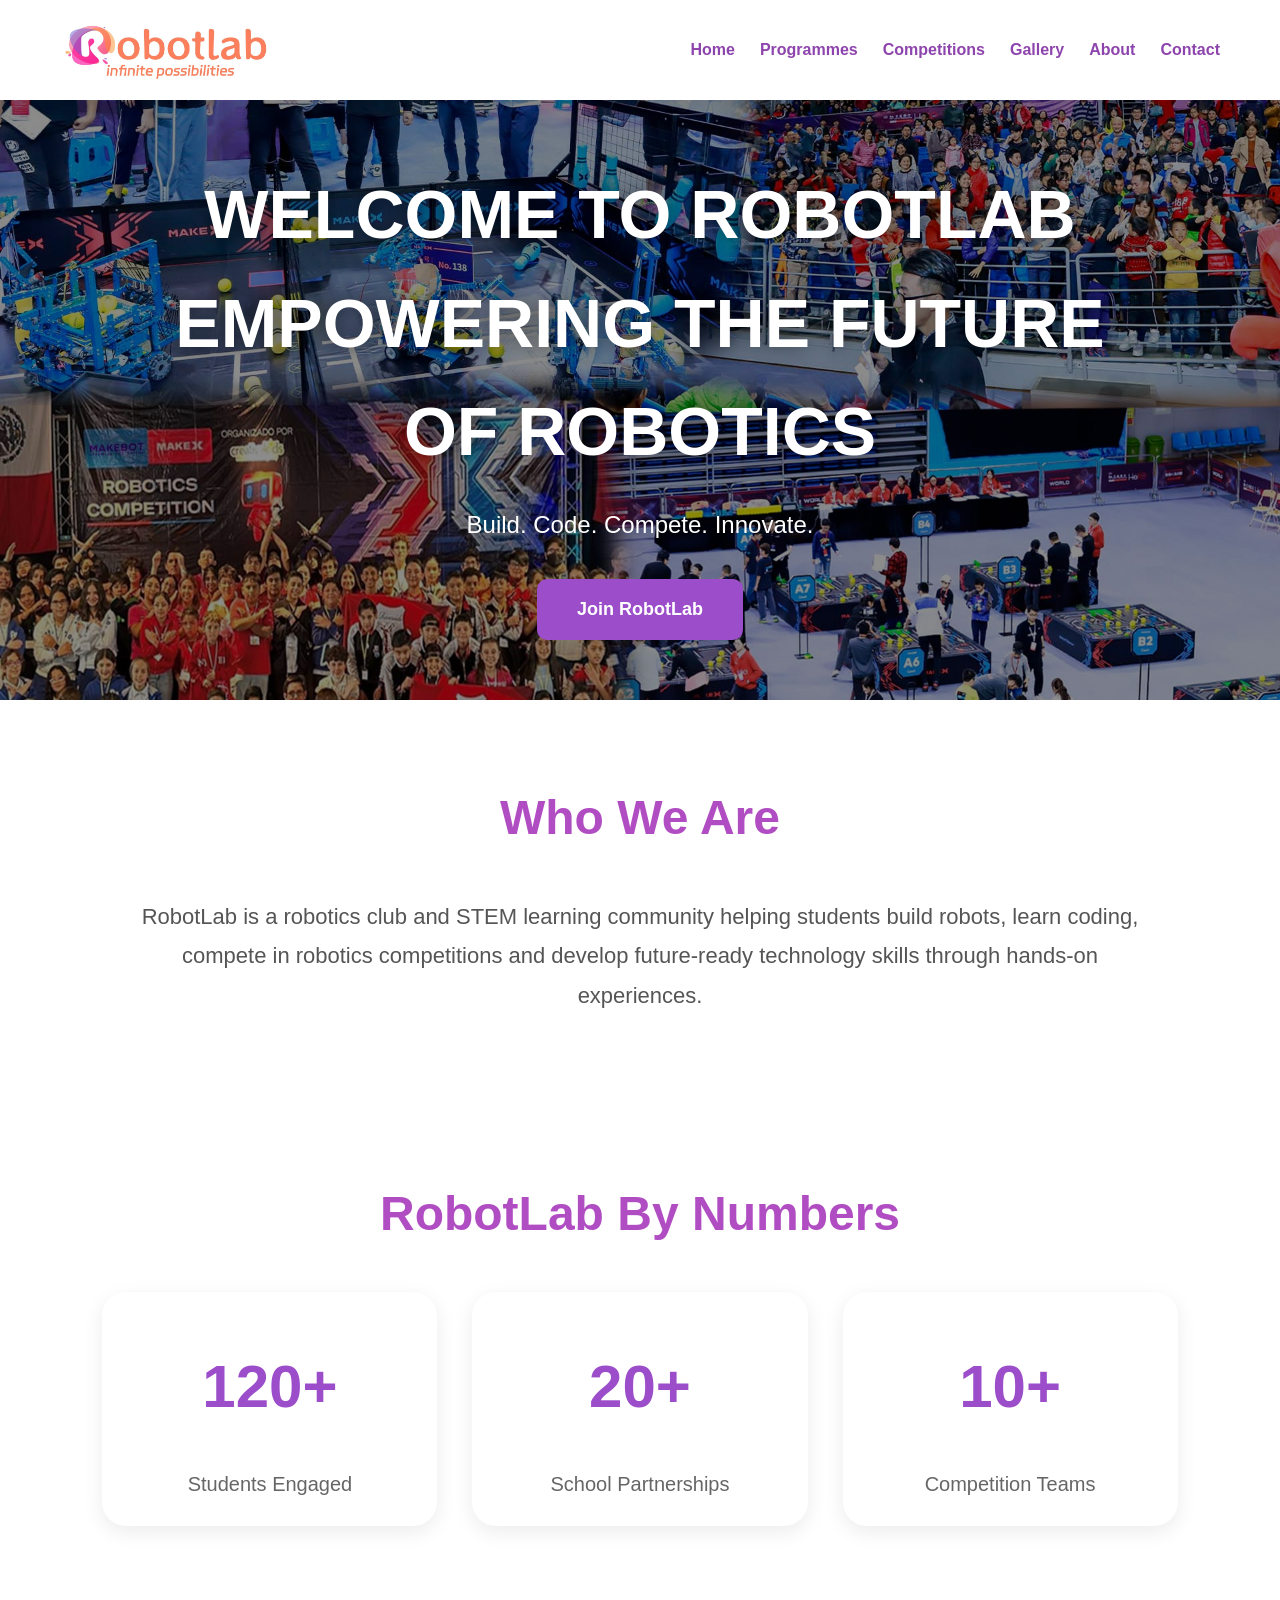
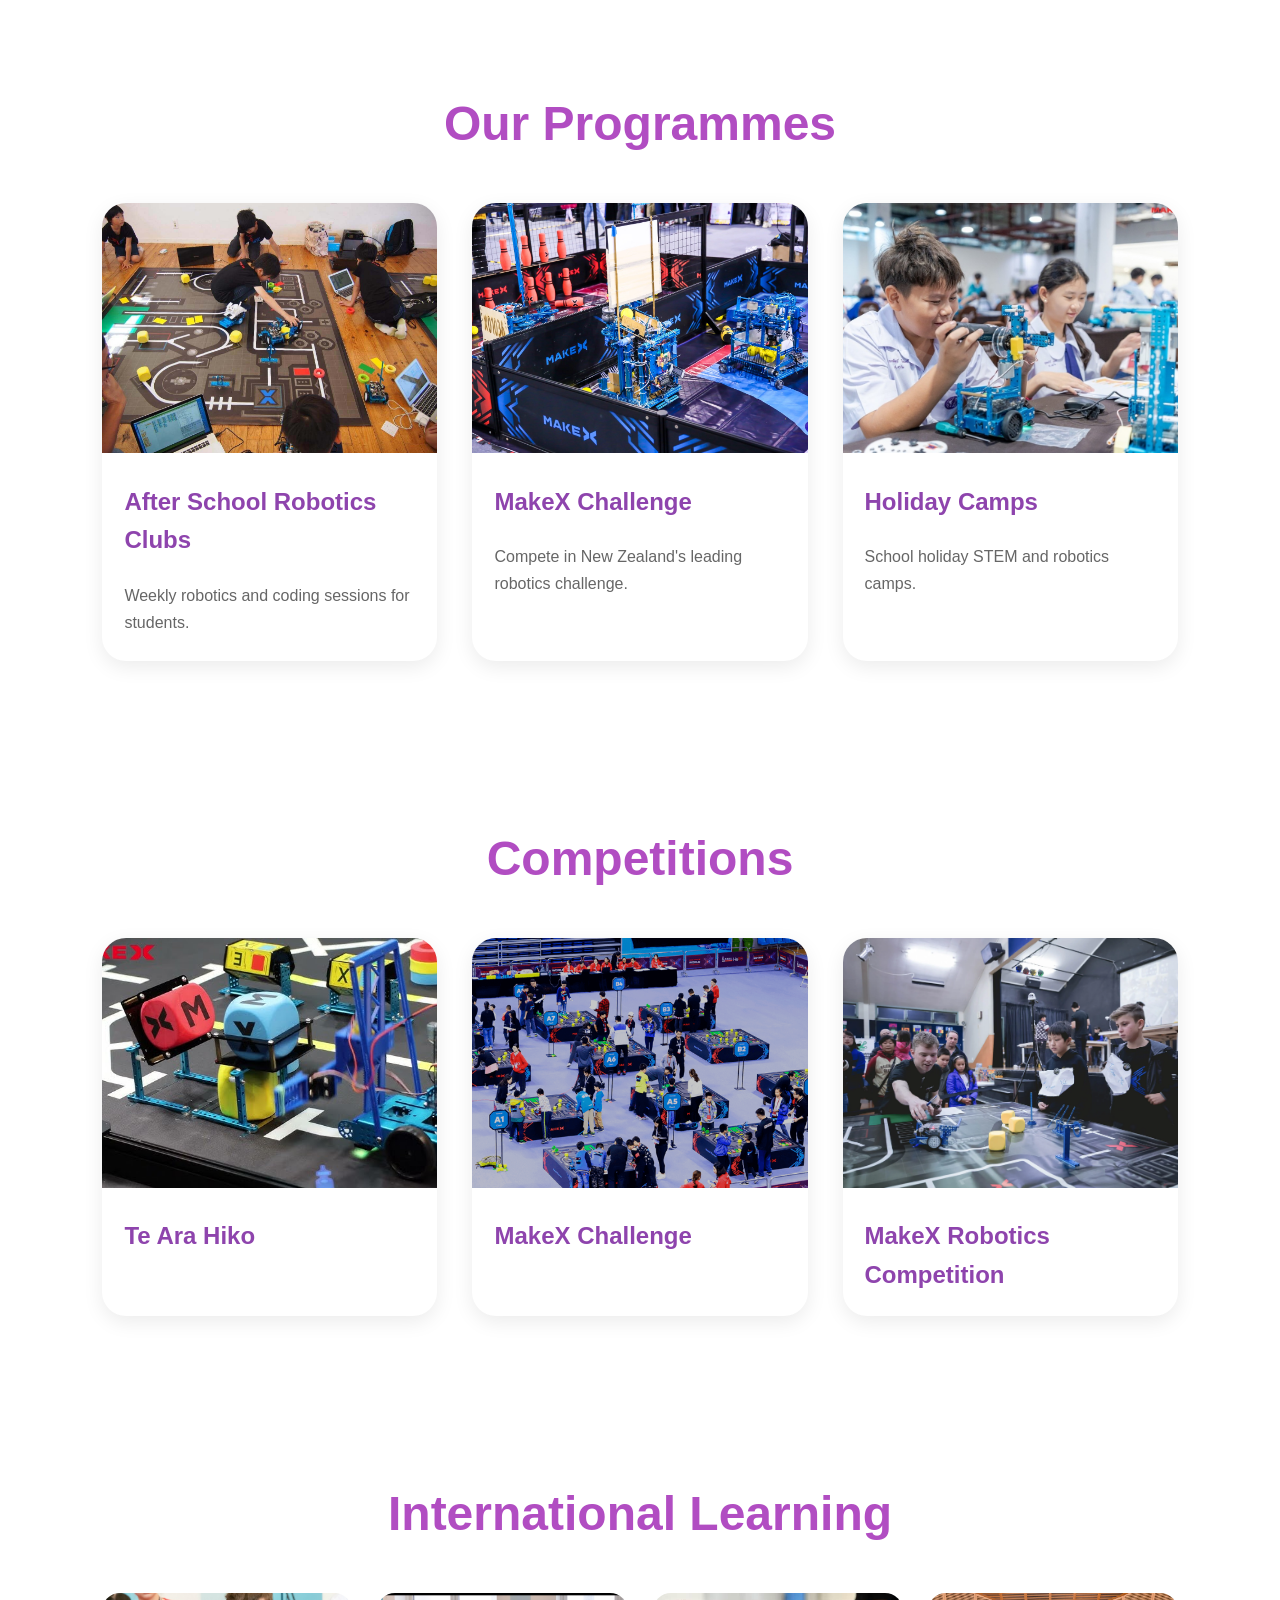
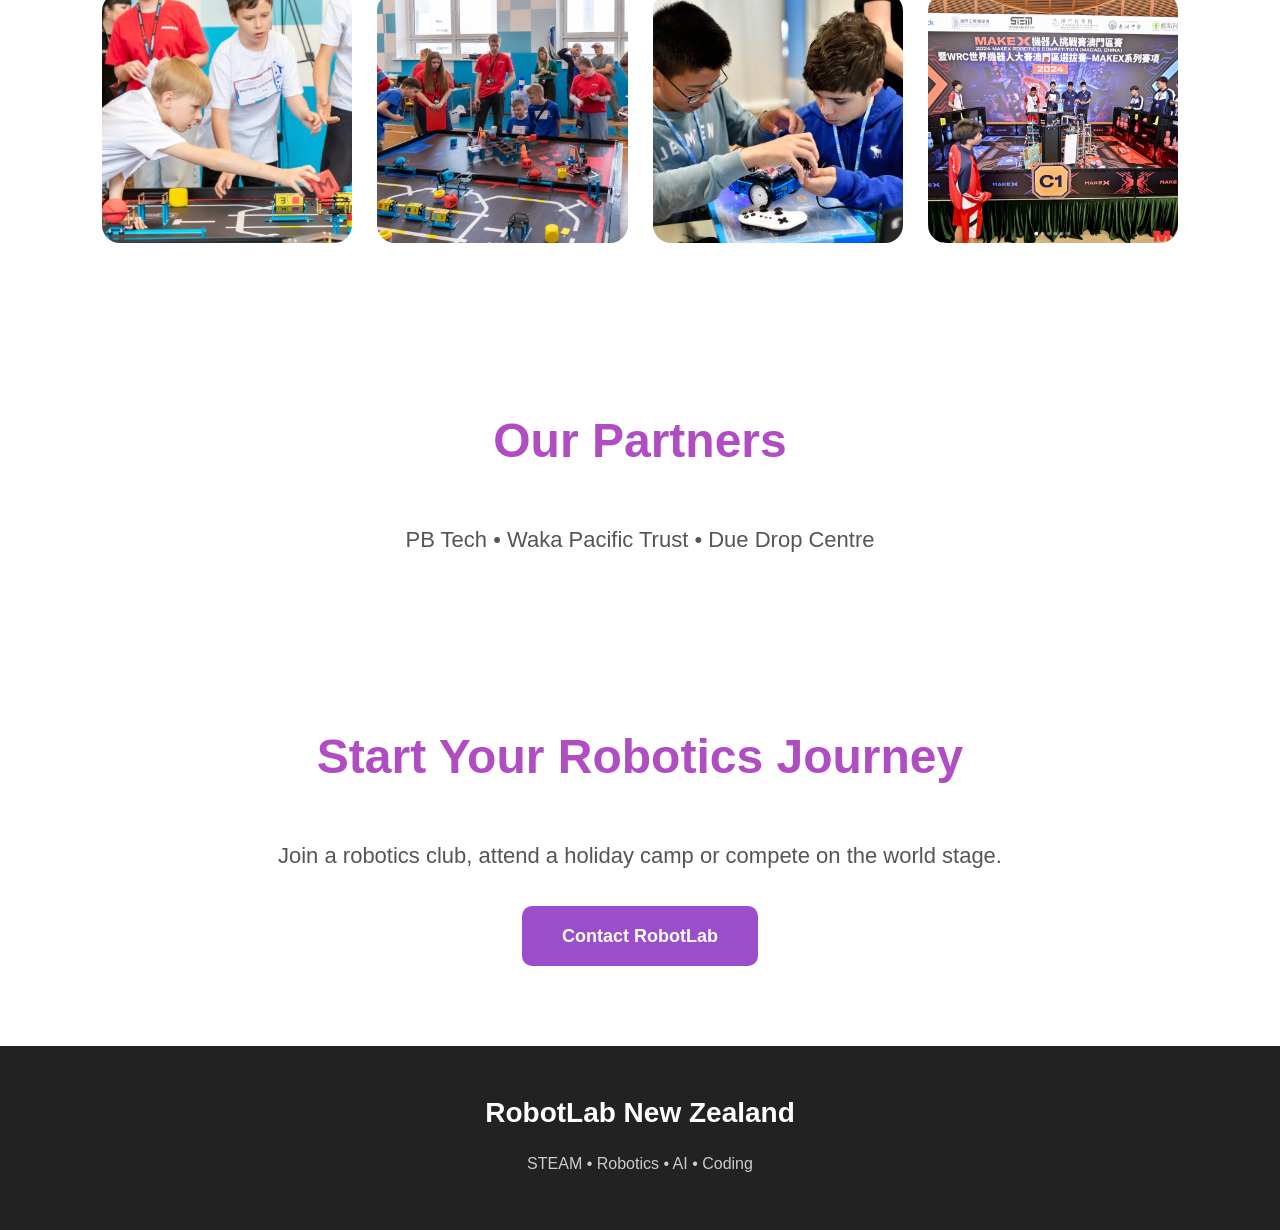
<file: index.html>
<!DOCTYPE html>
<html lang="en">

<head>
    <meta charset="UTF-8">
    <meta name="viewport" content="width=device-width, initial-scale=1.0">
    <title>RobotLab New Zealand</title>

    <link rel="stylesheet" href="css/style.css">
</head>

<body>

<header>

    <img src="images/robotlab.png" class="logo" alt="RobotLab Logo">

    <nav>
        <a href="index.html">Home</a>
        <a href="programmes.html">Programmes</a>
        <a href="competitions.html">Competitions</a>
        <a href="gallery.html">Gallery</a>
        <a href="about.html">About</a>
        <a href="contact.html">Contact</a>
    </nav>

</header>

<!-- HERO -->

<section class="hero">

    <h1>
        WELCOME TO ROBOTLAB<br>
        EMPOWERING THE FUTURE OF ROBOTICS
    </h1>

    <p class="hero-subtitle">
        Build. Code. Compete. Innovate.
    </p>

    <a href="contact.html" class="btn">
        Join RobotLab
    </a>

</section>

<!-- WHO WE ARE -->

<section class="section">

    <h2>Who We Are</h2>

    <p class="section-text">
        RobotLab is a robotics club and STEM learning community helping students build robots,
        learn coding, compete in robotics competitions and develop future-ready technology skills
        through hands-on experiences.
    </p>

</section>

<!-- STATS -->

<section class="section">

    <h2>RobotLab By Numbers</h2>

    <div class="cards">

        <div class="card stats-card">
            <h3>120+</h3>
            <p>Students Engaged</p>
        </div>

        <div class="card stats-card">
            <h3>20+</h3>
            <p>School Partnerships</p>
        </div>

        <div class="card stats-card">
            <h3>10+</h3>
            <p>Competition Teams</p>
        </div>

    </div>

</section>

<!-- PROGRAMMES -->

<section class="section">

    <h2>Our Programmes</h2>

    <div class="cards">

        <div class="card">
            <img src="images/classroom-in-japan.jpg" alt="">
            <h3>After School Robotics Clubs</h3>
            <p>Weekly robotics and coding sessions for students.</p>
        </div>

        <div class="card">
            <img src="images/challenges.jpg" alt="">
            <h3>MakeX Challenge</h3>
            <p>Compete in New Zealand's leading robotics challenge.</p>
        </div>

    
        <div class="card">
            <img src="images/classroom-in-thailand2.jpg" alt="">
            <h3>Holiday Camps</h3>
            <p>School holiday STEM and robotics camps.</p>
        </div>

    </div>

</section>

<!-- COMPETITIONS -->

<section class="section">

    <h2>Competitions</h2>

    <div class="cards">

        <div class="card">
            <img src="images/Te-Ara-Hiko.jpg" alt="">
            <h3>Te Ara Hiko</h3>
        </div>

        <div class="card">
            <img src="images/Competition.png" alt="">
            <h3>MakeX Challenge</h3>
        </div>

        <div class="card">
            <img src="images/competition.webp" alt="">
            <h3>MakeX Robotics Competition</h3>
        </div>

    </div>

</section>

<!-- INTERNATIONAL -->

<section class="section">

    <h2>International Learning</h2>

    <div class="gallery">

        <img src="images/intern.png" alt="">
        <img src="images/international.png" alt="">
        <img src="images/classroom-swiss.jpeg" alt="">
        <img src="images/Makeblock.png" alt="">

    </div>

</section>

<!-- PARTNERS -->

<section class="section">

    <h2>Our Partners</h2>

    <p class="section-text">
        PB Tech • Waka Pacific Trust • Due Drop Centre
    </p>

</section>

<!-- CTA -->

<section class="section">

    <h2>Start Your Robotics Journey</h2>

    <p class="section-text">
        Join a robotics club, attend a holiday camp or compete on the world stage.
    </p>

    <div style="text-align:center;margin-top:30px;">
        <a href="contact.html" class="btn">
            Contact RobotLab
        </a>
    </div>

</section>

<footer>

    <h3>RobotLab New Zealand</h3>

    <p>
        STEAM • Robotics • AI • Coding
    </p>

</footer>

</body>

</html>
</file>
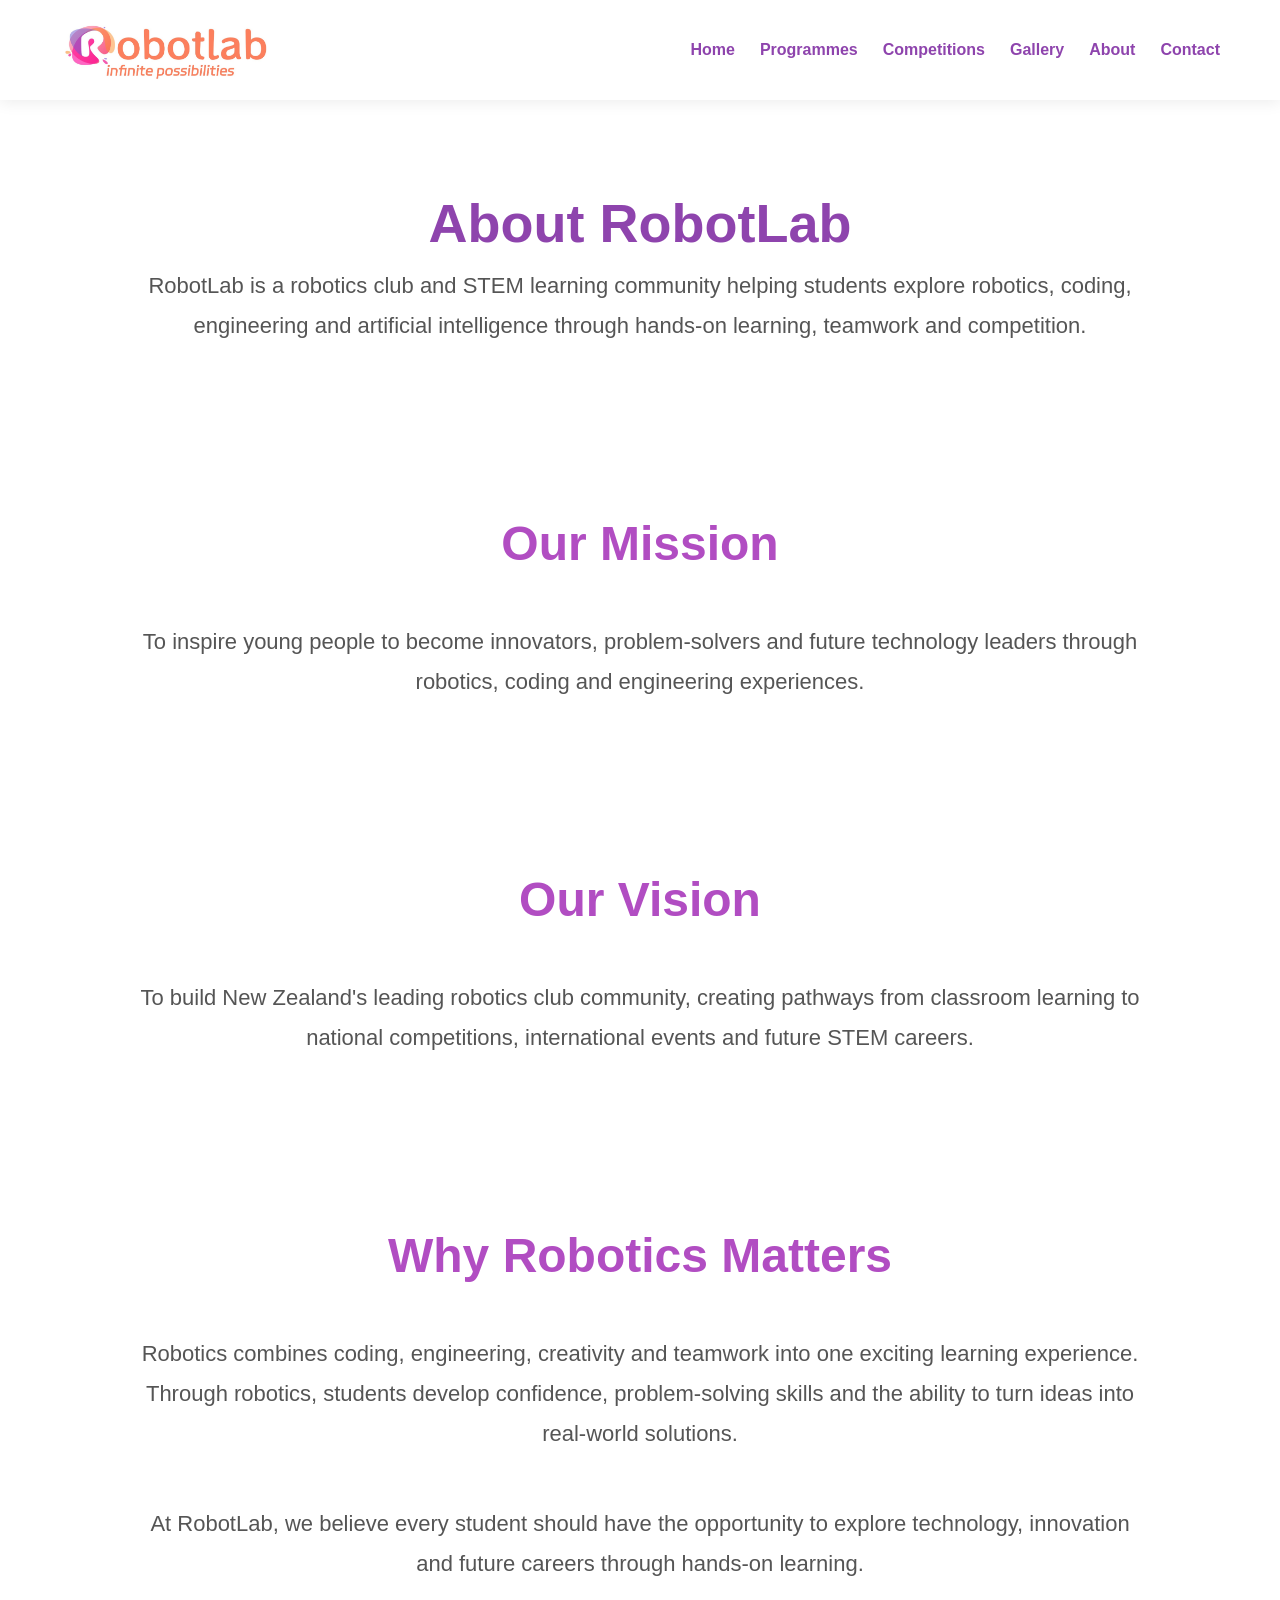
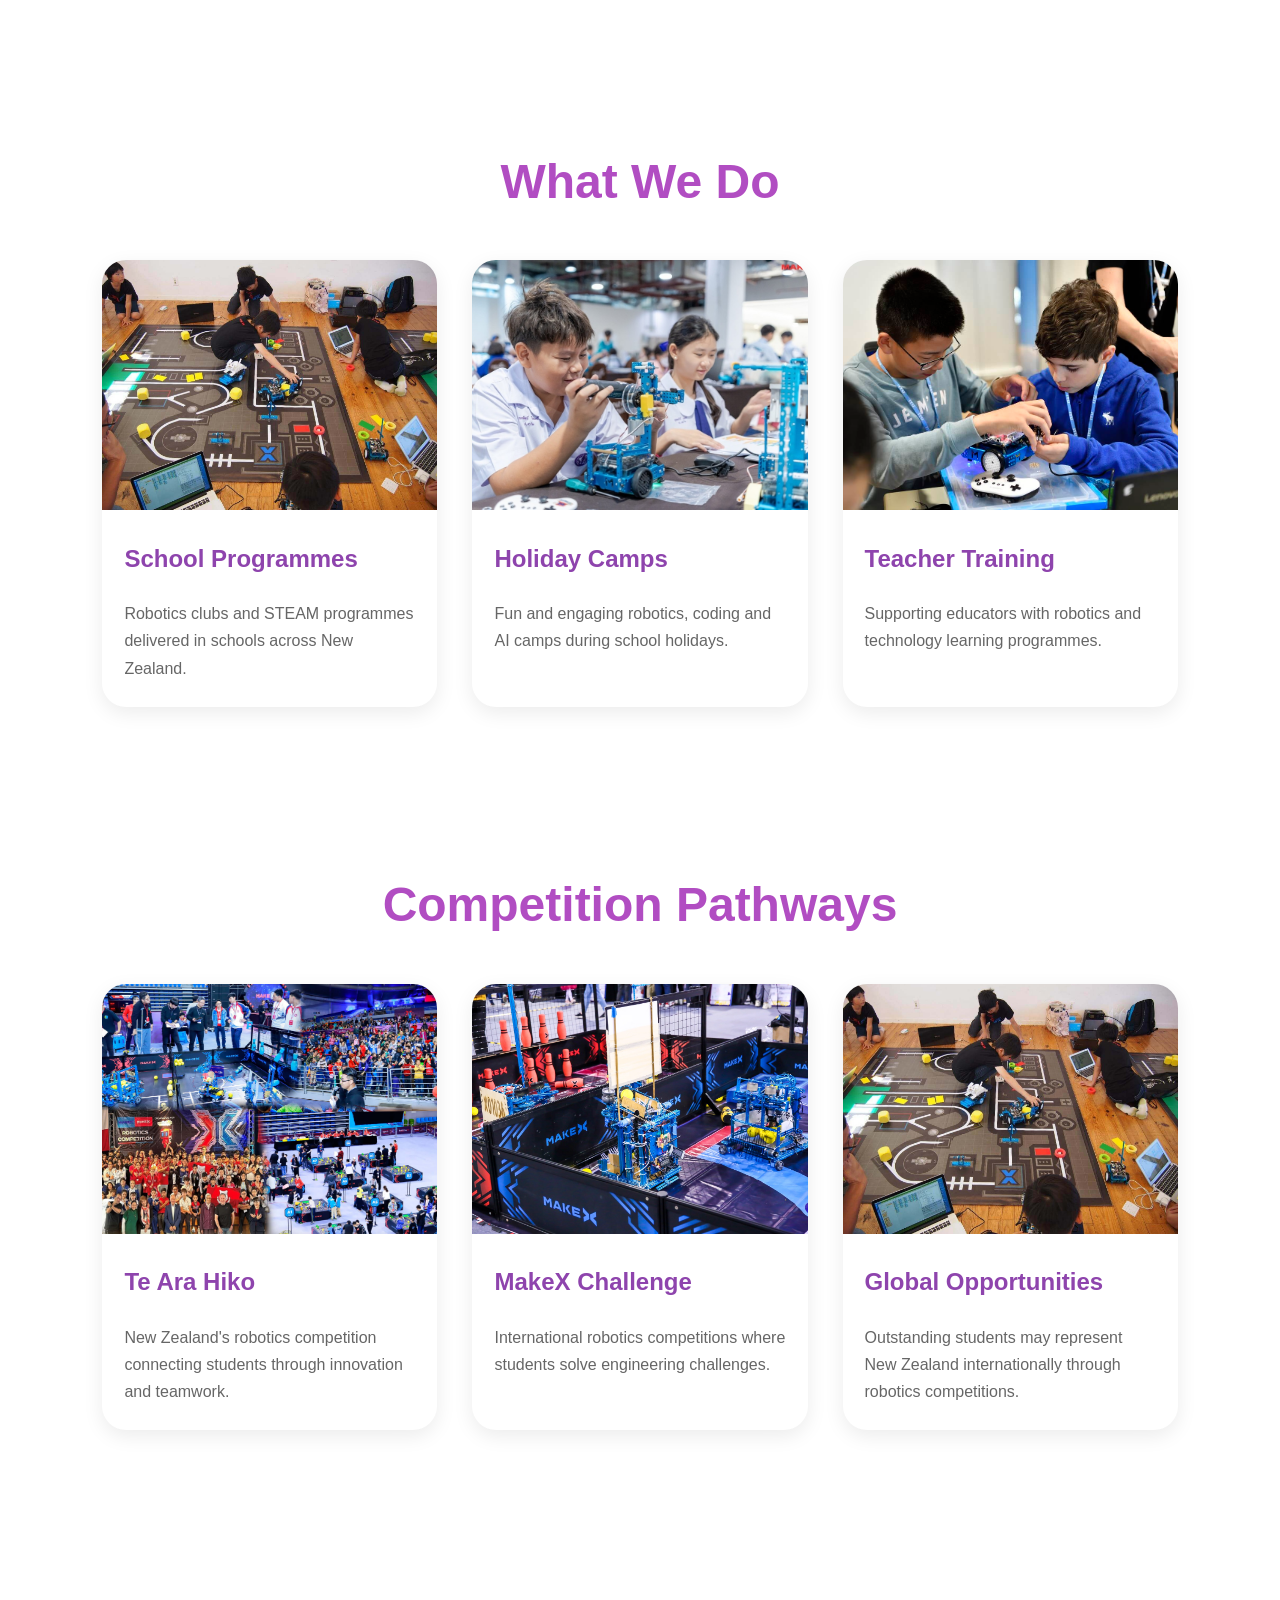
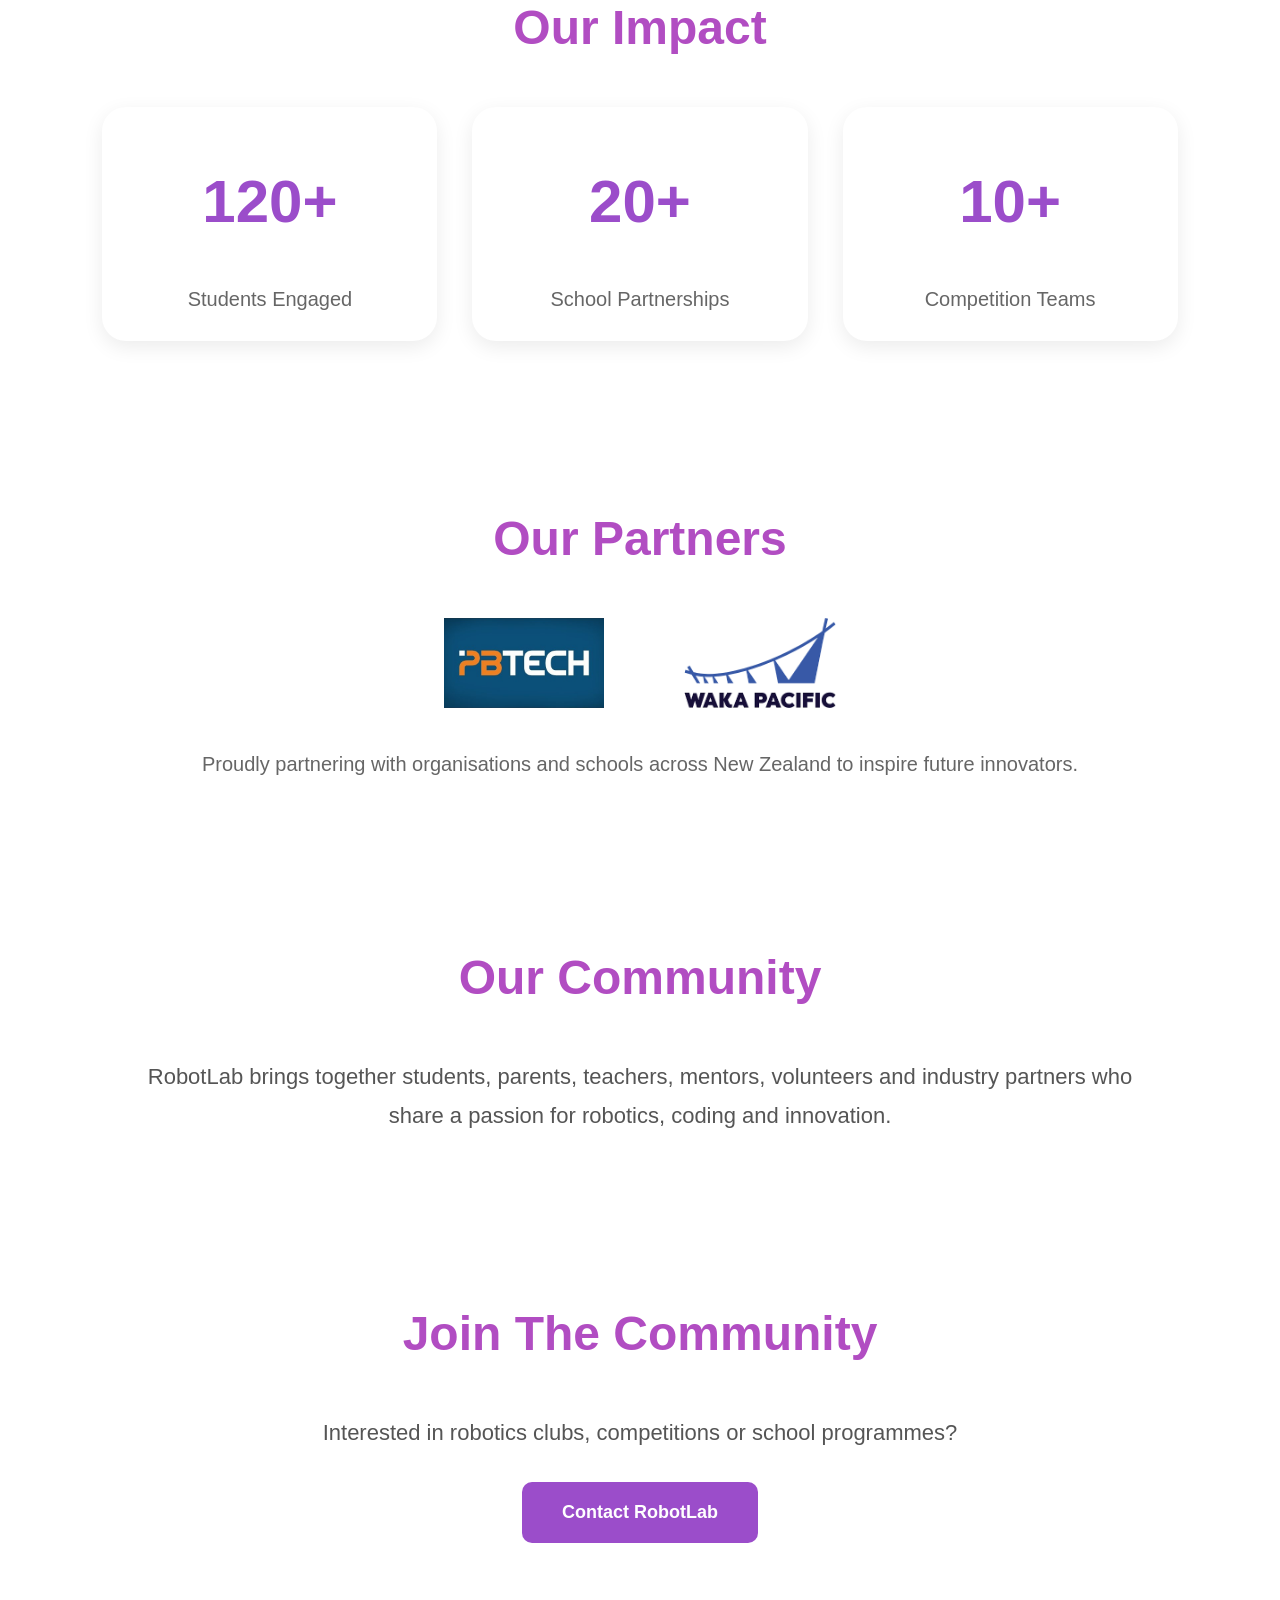
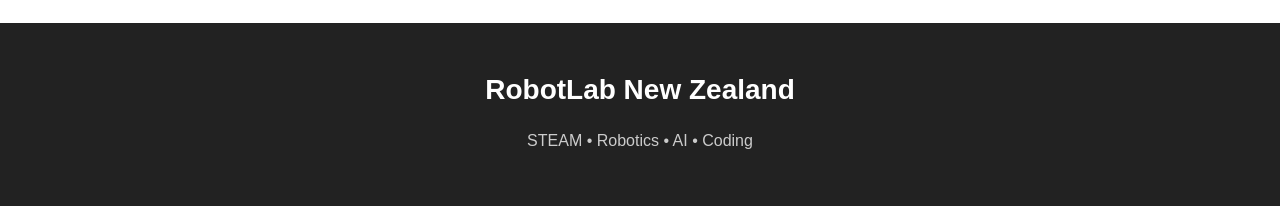
<file: about.html>
<!DOCTYPE html>
<html lang="en">

<head>
<meta charset="UTF-8">
<meta name="viewport" content="width=device-width, initial-scale=1.0">

<title>About RobotLab</title>

<link rel="stylesheet" href="css/style.css">

</head>

<body>

<header>

<img src="images/robotlab.png" class="logo" alt="RobotLab Logo">

<nav>
<a href="index.html">Home</a>
<a href="programmes.html">Programmes</a>
<a href="competitions.html">Competitions</a>
<a href="gallery.html">Gallery</a>
<a href="about.html">About</a>
<a href="contact.html">Contact</a>
</nav>

</header>

<section class="section">

<h1 style="text-align:center;color:#8e44ad;font-size:54px;">
About RobotLab
</h1>

<p class="section-text">
RobotLab is a robotics club and STEM learning community helping students
explore robotics, coding, engineering and artificial intelligence through
hands-on learning, teamwork and competition.
</p>

</section>

<section class="section">

<h2>Our Mission</h2>

<p class="section-text">
To inspire young people to become innovators, problem-solvers and future
technology leaders through robotics, coding and engineering experiences.
</p>

</section>

<section class="section">

<h2>Our Vision</h2>

<p class="section-text">
To build New Zealand's leading robotics club community, creating pathways
from classroom learning to national competitions, international events
and future STEM careers.
</p>

</section>

<section class="section">

<h2>Why Robotics Matters</h2>

<p class="section-text">
Robotics combines coding, engineering, creativity and teamwork into one exciting learning experience.
Through robotics, students develop confidence, problem-solving skills and the ability to turn ideas into real-world solutions.
</p>

<br><br>

<p class="section-text">
At RobotLab, we believe every student should have the opportunity to explore technology,
innovation and future careers through hands-on learning.
</p>

</section>

<section class="section">

<h2>What We Do</h2>

<div class="cards">

<div class="card">
<img src="images/classroom-in-japan.jpg" alt="School Programmes">

<h3>School Programmes</h3>

<p>
Robotics clubs and STEAM programmes delivered in schools across New Zealand.
</p>

</div>

<div class="card">
<img src="images/classroom-in-thailand2.jpg" alt="Holiday Camps">

<h3>Holiday Camps</h3>

<p>
Fun and engaging robotics, coding and AI camps during school holidays.
</p>

</div>

<div class="card">
<img src="images/classroom-swiss.jpeg" alt="Teacher Training">

<h3>Teacher Training</h3>

<p>
Supporting educators with robotics and technology learning programmes.
</p>

</div>

</div>

</section>

<section class="section">

<h2>Competition Pathways</h2>

<div class="cards">

<div class="card">

<img src="images/competition-asian.jpeg" alt="Te Ara Hiko">

<h3>Te Ara Hiko</h3>

<p>
New Zealand's robotics competition connecting students through innovation and teamwork.
</p>

</div>

<div class="card">

<img src="images/challenges.jpg" alt="MakeX Challenge">

<h3>MakeX Challenge</h3>

<p>
International robotics competitions where students solve engineering challenges.
</p>

</div>

<div class="card">

<img src="images/classroom-in-japan.jpg" alt="Global Opportunities">

<h3>Global Opportunities</h3>

<p>
Outstanding students may represent New Zealand internationally through robotics competitions.
</p>

</div>

</div>

</section>

<section class="section">

<h2>Our Impact</h2>

<div class="cards">

<div class="card stats-card">
<h3>120+</h3>
<p>Students Engaged</p>
</div>

<div class="card stats-card">
<h3>20+</h3>
<p>School Partnerships</p>
</div>

<div class="card stats-card">
<h3>10+</h3>
<p>Competition Teams</p>
</div>

</div>

</section>

<section class="section">

<h2>Our Partners</h2>

<div class="partner-logos">

<img src="images/PBTech.png" alt="PB Tech">

<img src="images/WakaPacific.png" alt="Waka Pacific">

</div>

<p class="partner-text">
Proudly partnering with organisations and schools across New Zealand to inspire future innovators.
</p>

</section>

<section class="section">

<h2>Our Community</h2>

<p class="section-text">
RobotLab brings together students, parents, teachers, mentors, volunteers and industry partners who share a passion for robotics, coding and innovation.
</p>

</section>

<section class="section">

<h2>Join The Community</h2>

<p class="section-text">
Interested in robotics clubs, competitions or school programmes?
</p>

<div style="text-align:center;margin-top:30px;">

<a href="contact.html" class="btn">
Contact RobotLab
</a>

</div>

</section>

<footer>

<h3>RobotLab New Zealand</h3>

<p>
STEAM • Robotics • AI • Coding
</p>

</footer>

</body>
</html>
</file>
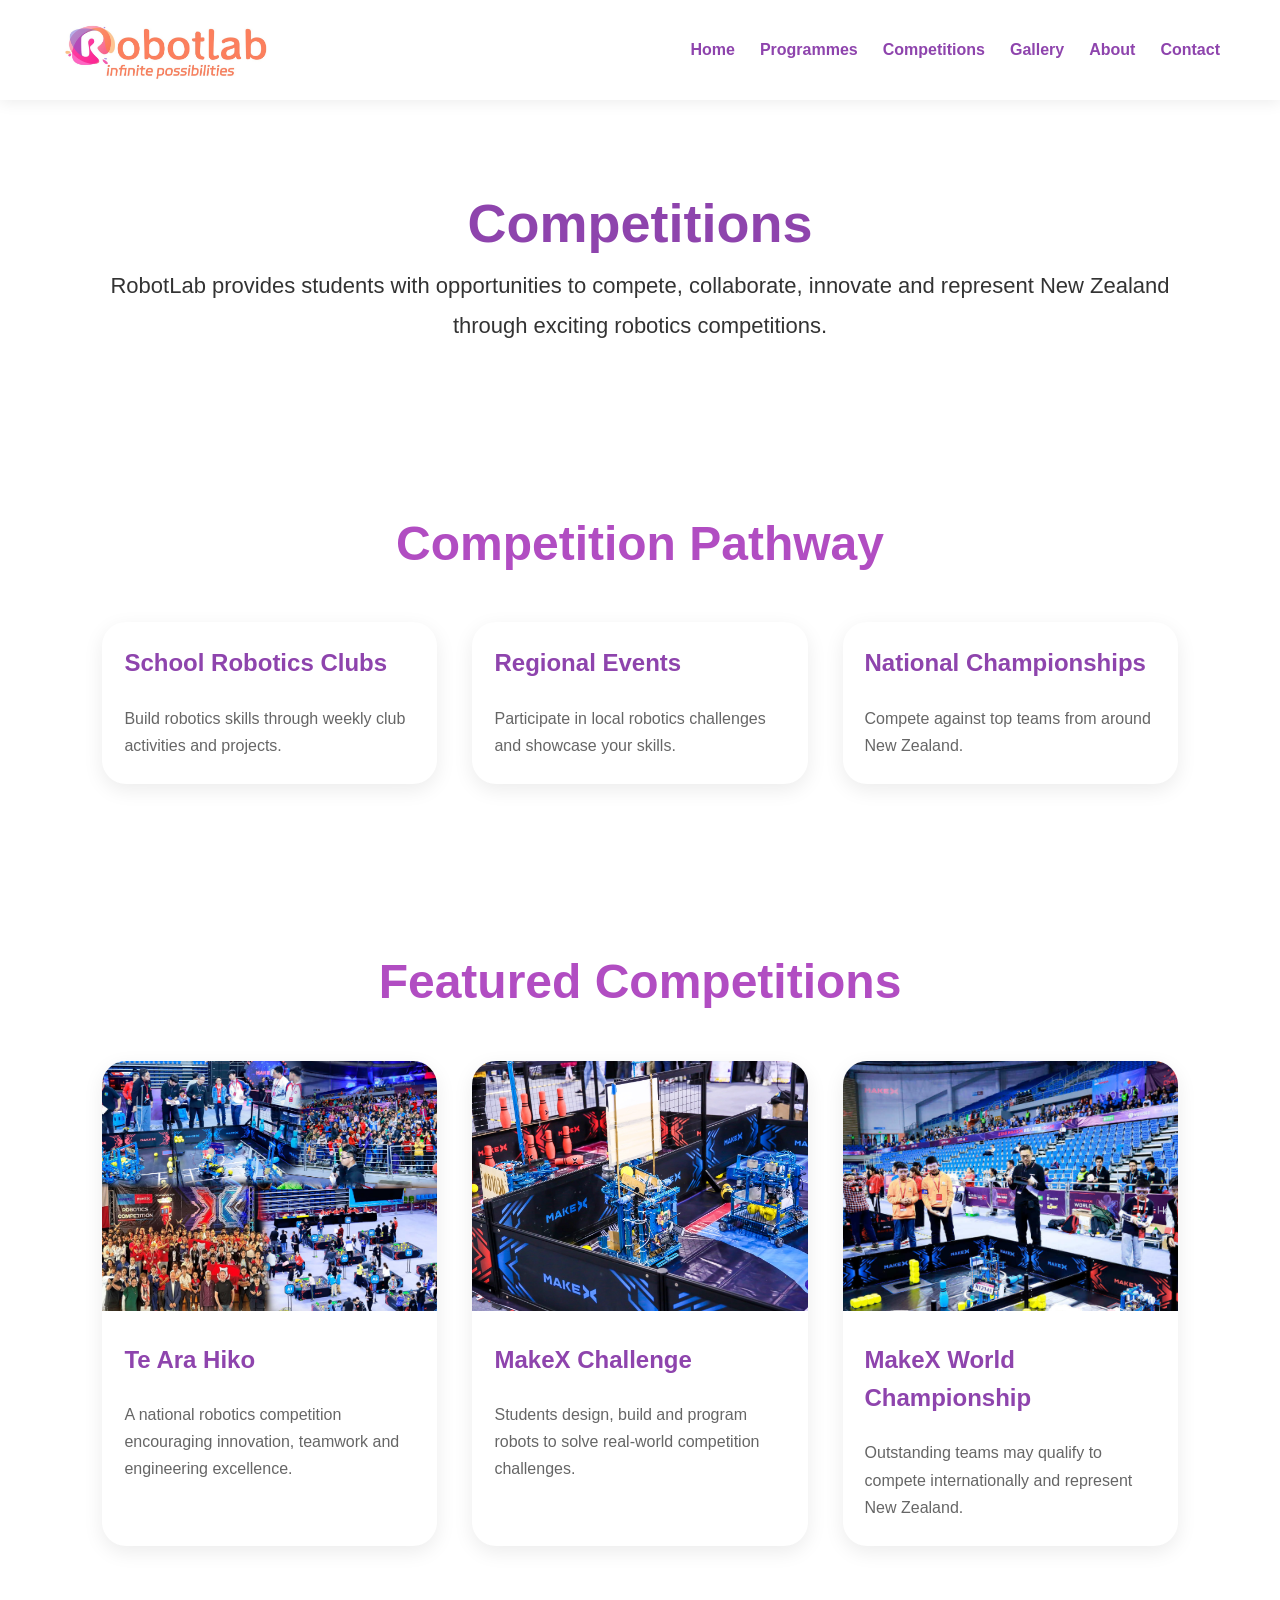
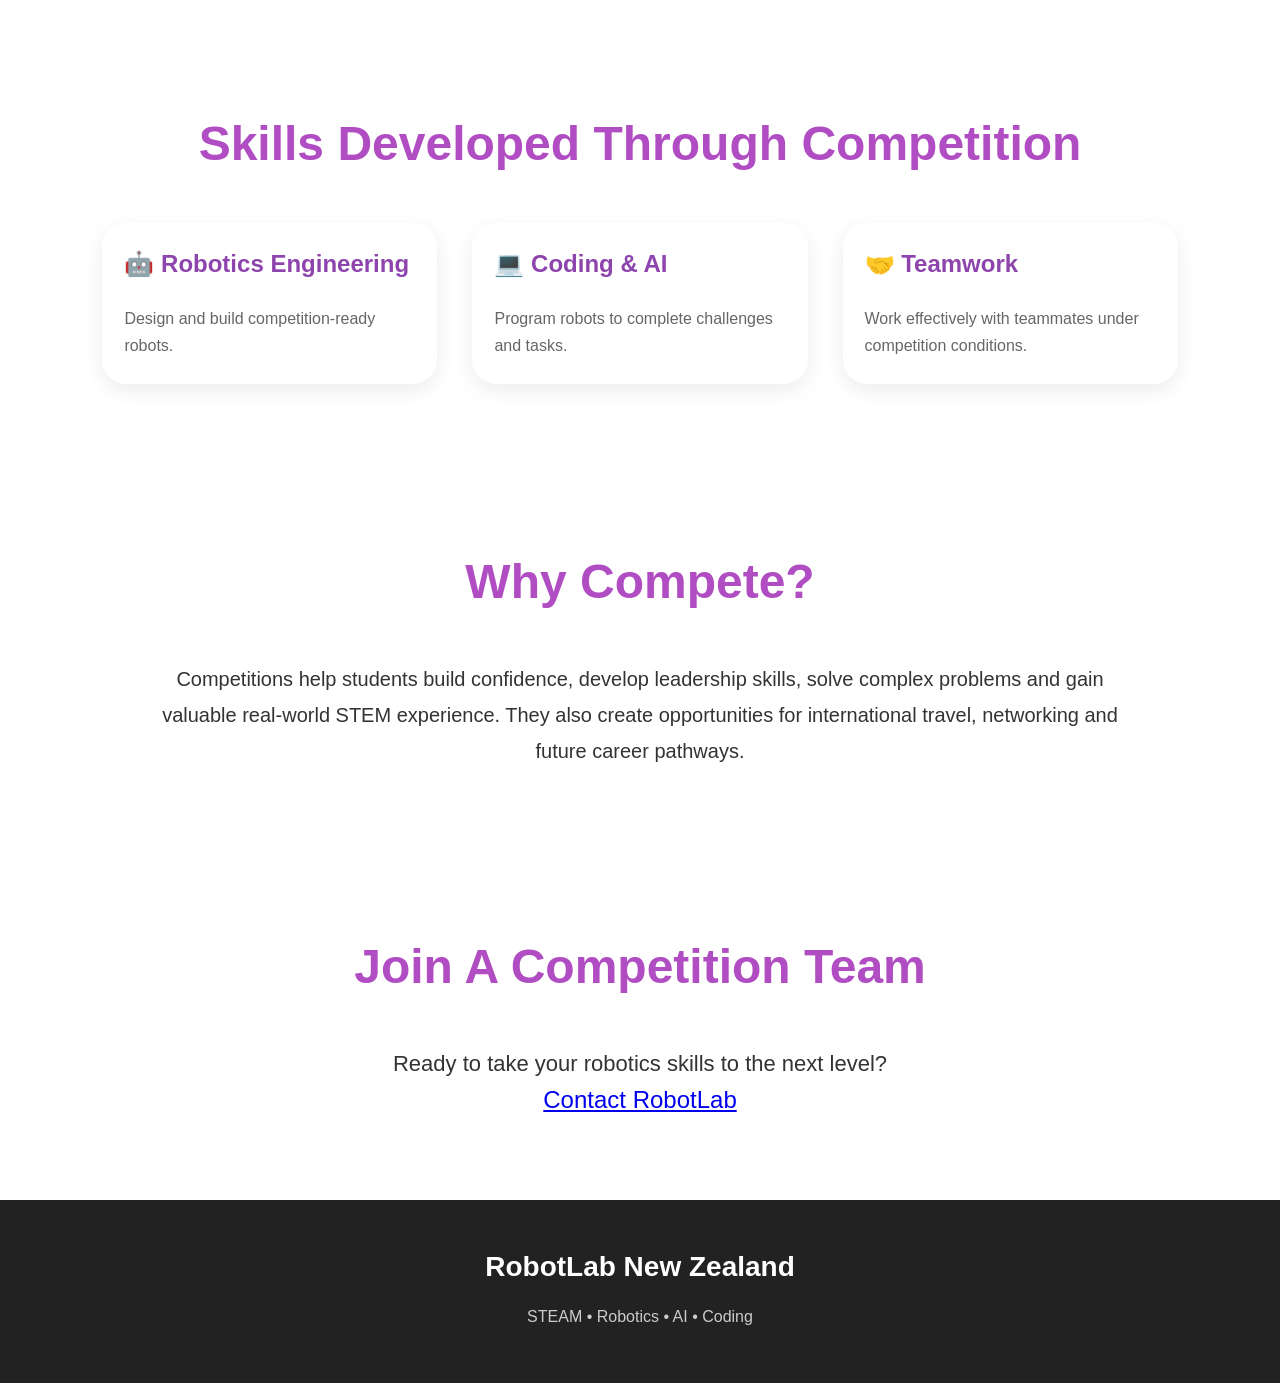
<file: competitions.html>
<!DOCTYPE html>
<html lang="en">

<head>
<meta charset="UTF-8">
<meta name="viewport" content="width=device-width, initial-scale=1.0">

<title>Competitions - RobotLab</title>

<link rel="stylesheet" href="css/style.css">

</head>

<body>

<header>

<img src="images/robotlab.png" class="logo" alt="RobotLab Logo">

<nav>
<a href="index.html">Home</a>
<a href="programmes.html">Programmes</a>
<a href="competitions.html">Competitions</a>
<a href="gallery.html">Gallery</a>
<a href="about.html">About</a>
<a href="contact.html">Contact</a>
</nav>

</header>

<section class="section">

<h1 style="text-align:center;color:#8e44ad;font-size:54px;">
Competitions
</h1>

<p style="font-size:22px;line-height:1.8;text-align:center;max-width:1100px;margin:auto;">
RobotLab provides students with opportunities to compete, collaborate,
innovate and represent New Zealand through exciting robotics competitions.
</p>

</section>

<section class="section">

<h2>Competition Pathway</h2>

<div class="cards">

<div class="card">
<h3>School Robotics Clubs</h3>
<p>Build robotics skills through weekly club activities and projects.</p>
</div>

<div class="card">
<h3>Regional Events</h3>
<p>Participate in local robotics challenges and showcase your skills.</p>
</div>

<div class="card">
<h3>National Championships</h3>
<p>Compete against top teams from around New Zealand.</p>
</div>

</div>

</section>

<section class="section">

<h2>Featured Competitions</h2>

<div class="cards">

<div class="card">

<img src="images/competition-asian.jpeg">

<h3>Te Ara Hiko</h3>

<p>
A national robotics competition encouraging innovation, teamwork and engineering excellence.
</p>

</div>

<div class="card">

<img src="images/challenges.jpg">

<h3>MakeX Challenge</h3>

<p>
Students design, build and program robots to solve real-world competition challenges.
</p>

</div>

<div class="card">

<img src="images/champion.png">

<h3>MakeX World Championship</h3>

<p>
Outstanding teams may qualify to compete internationally and represent New Zealand.
</p>

</div>

</div>

</section>

<section class="section">

<h2>Skills Developed Through Competition</h2>

<div class="cards">

<div class="card">
<h3>🤖 Robotics Engineering</h3>
<p>Design and build competition-ready robots.</p>
</div>

<div class="card">
<h3>💻 Coding & AI</h3>
<p>Program robots to complete challenges and tasks.</p>
</div>

<div class="card">
<h3>🤝 Teamwork</h3>
<p>Work effectively with teammates under competition conditions.</p>
</div>

</div>

</section>

<section class="section">

<h2>Why Compete?</h2>

<p style="font-size:20px;line-height:1.8;text-align:center;max-width:1000px;margin:auto;">
Competitions help students build confidence, develop leadership skills,
solve complex problems and gain valuable real-world STEM experience.
They also create opportunities for international travel, networking
and future career pathways.
</p>

</section>

<section class="section">

<h2>Join A Competition Team</h2>

<p style="font-size:22px;text-align:center;">
Ready to take your robotics skills to the next level?
</p>

<p style="text-align:center;font-size:24px;">
<a href="contact.html">Contact RobotLab</a>
</p>

</section>

<footer>

<h3>RobotLab New Zealand</h3>

<p>
STEAM • Robotics • AI • Coding
</p>

</footer>

</body>
</html>
</file>
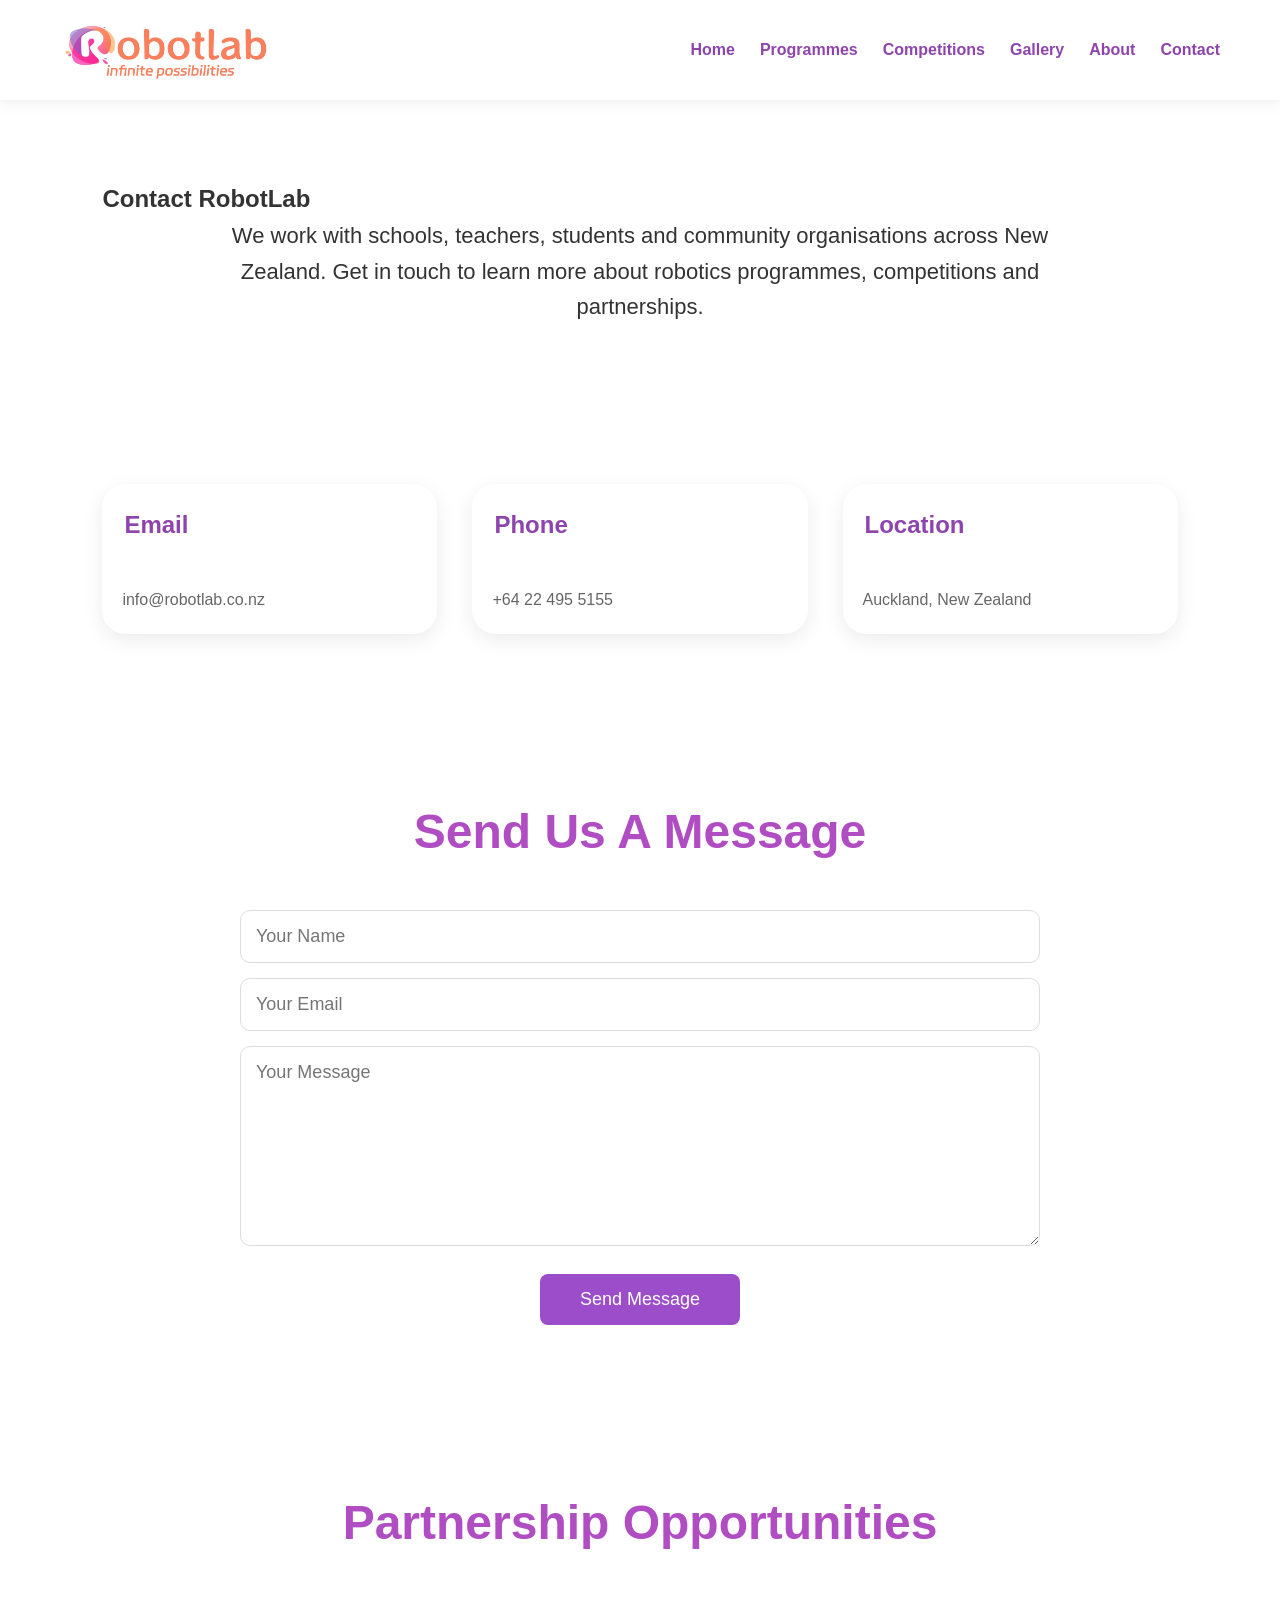
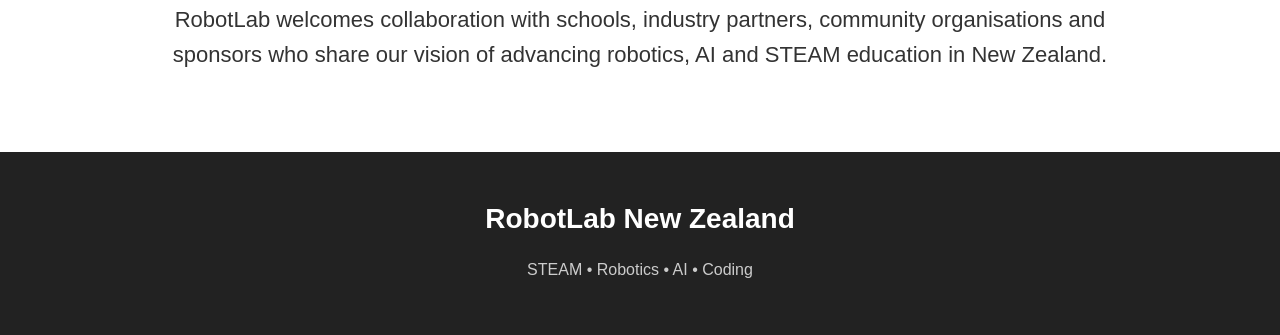
<file: contact.html>
<!DOCTYPE html>
<html lang="en">

<head>
<meta charset="UTF-8">
<meta name="viewport" content="width=device-width, initial-scale=1.0">
<title>Contact - RobotLab</title>

<link rel="stylesheet" href="css/style.css">

</head>

<body>

<header>

<img src="images/robotlab.png" class="logo">

<nav>
<a href="index.html">Home</a>
<a href="programmes.html">Programmes</a>
<a href="competitions.html">Competitions</a>
<a href="gallery.html">Gallery</a>
<a href="about.html">About</a>
<a href="contact.html">Contact</a>
</nav>

</header>

<section class="section">

<h1>Contact RobotLab</h1>

<p style="font-size:22px;text-align:center;max-width:900px;margin:auto;">
We work with schools, teachers, students and community organisations across New Zealand.
Get in touch to learn more about robotics programmes, competitions and partnerships.
</p>

</section>

<section class="section">

<div class="cards">

<div class="card">

<h3>Email</h3>

<p style="padding:20px;">
info@robotlab.co.nz
</p>

</div>

<div class="card">

<h3>Phone</h3>

<p style="padding:20px;">
+64 22 495 5155
</p>

</div>

<div class="card">

<h3>Location</h3>

<p style="padding:20px;">
Auckland, New Zealand
</p>

</div>

</div>

</section>

<section class="section">

<h2>Send Us A Message</h2>

<form style="max-width:800px;margin:auto;">

<input
type="text"
placeholder="Your Name"
style="width:100%;padding:15px;margin-bottom:15px;font-size:18px;">

<input
type="email"
placeholder="Your Email"
style="width:100%;padding:15px;margin-bottom:15px;font-size:18px;">

<textarea
placeholder="Your Message"
rows="8"
style="width:100%;padding:15px;margin-bottom:20px;font-size:18px;">
</textarea>

<div style="text-align:center;">

<button
type="submit"
style="
background:#9b4dca;
color:white;
padding:15px 40px;
border:none;
border-radius:8px;
font-size:18px;
cursor:pointer;">
Send Message
</button>

</div>

</form>

</section>

<section class="section">

<h2>Partnership Opportunities</h2>

<p style="font-size:22px;text-align:center;max-width:1000px;margin:auto;">
RobotLab welcomes collaboration with schools, industry partners,
community organisations and sponsors who share our vision of advancing robotics,
AI and STEAM education in New Zealand.
</p>

</section>

<footer>

<h3>RobotLab New Zealand</h3>

<p>
STEAM • Robotics • AI • Coding
</p>

</footer>

</body>
</html>
</file>
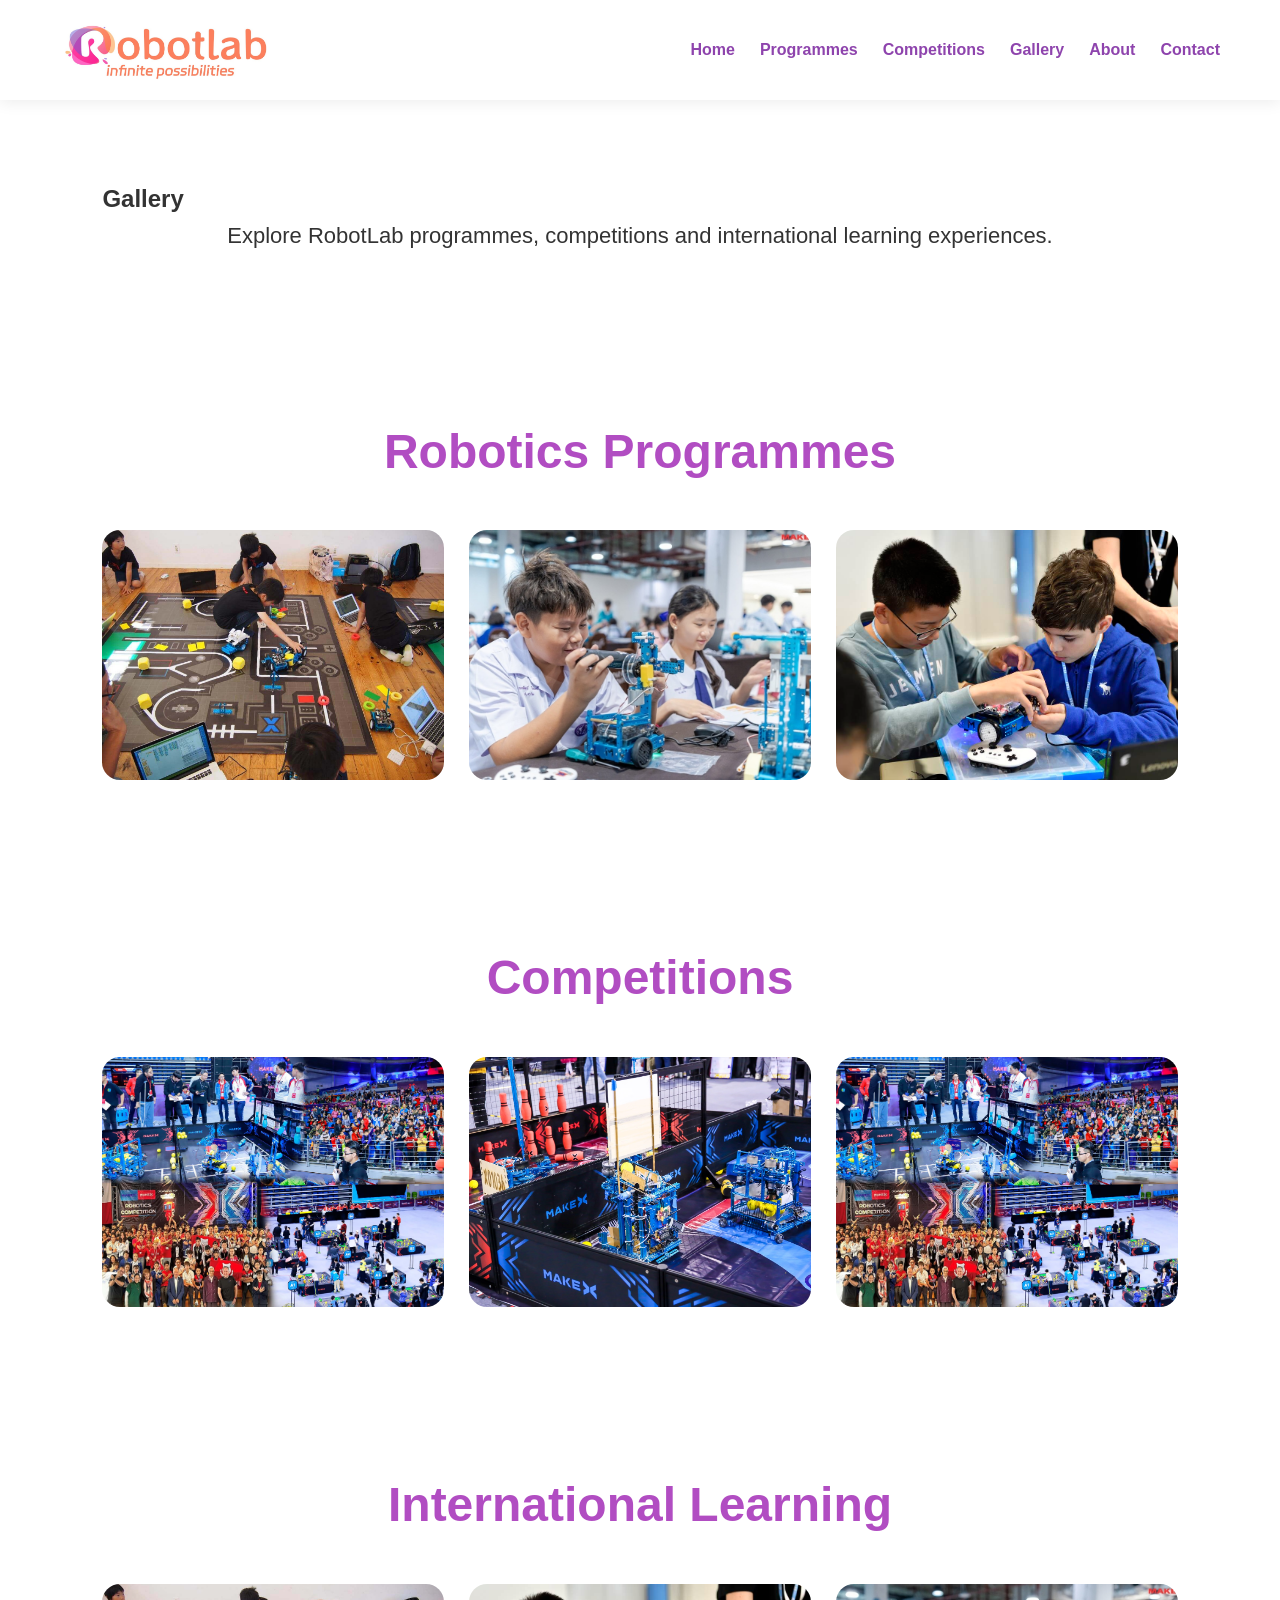
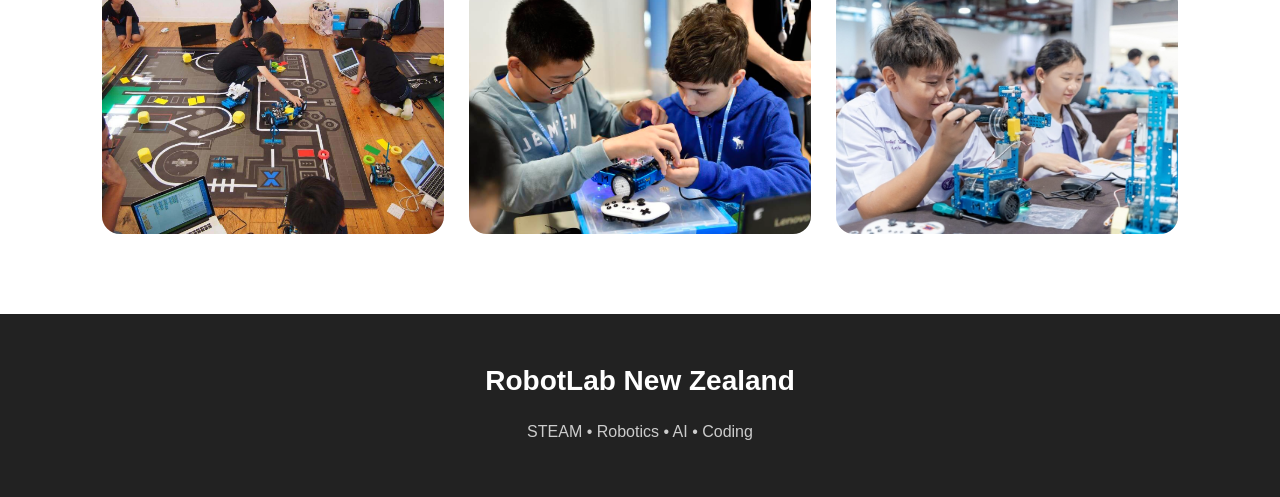
<file: gallery.html>
<!DOCTYPE html>
<html lang="en">

<head>
<meta charset="UTF-8">
<meta name="viewport" content="width=device-width, initial-scale=1.0">
<title>Gallery - RobotLab</title>

<link rel="stylesheet" href="css/style.css">

</head>

<body>

<header>

<img src="images/robotlab.png" class="logo">

<nav>
<a href="index.html">Home</a>
<a href="programmes.html">Programmes</a>
<a href="competitions.html">Competitions</a>
<a href="gallery.html">Gallery</a>
<a href="about.html">About</a>
<a href="contact.html">Contact</a>
</nav>

</header>

<section class="section">

<h1>Gallery</h1>

<p style="text-align:center;font-size:22px;max-width:1000px;margin:auto;">
Explore RobotLab programmes, competitions and international learning experiences.
</p>

</section>

<section class="section">

<h2>Robotics Programmes</h2>

<div class="gallery">

<img src="images/classroom-in-japan.jpg">
<img src="images/classroom-in-thailand2.jpg">
<img src="images/classroom-swiss.jpeg">

</div>

</section>

<section class="section">

<h2>Competitions</h2>

<div class="gallery">

<img src="images/competition-asian.jpeg">
<img src="images/challenges.jpg">
<img src="images/competition-asian.jpeg">

</div>

</section>

<section class="section">

<h2>International Learning</h2>

<div class="gallery">

<img src="images/classroom-in-japan.jpg">
<img src="images/classroom-swiss.jpeg">
<img src="images/classroom-in-thailand2.jpg">

</div>

</section>

<footer>

<h3>RobotLab New Zealand</h3>

<p>
STEAM • Robotics • AI • Coding
</p>

</footer>

</body>
</html>
</file>
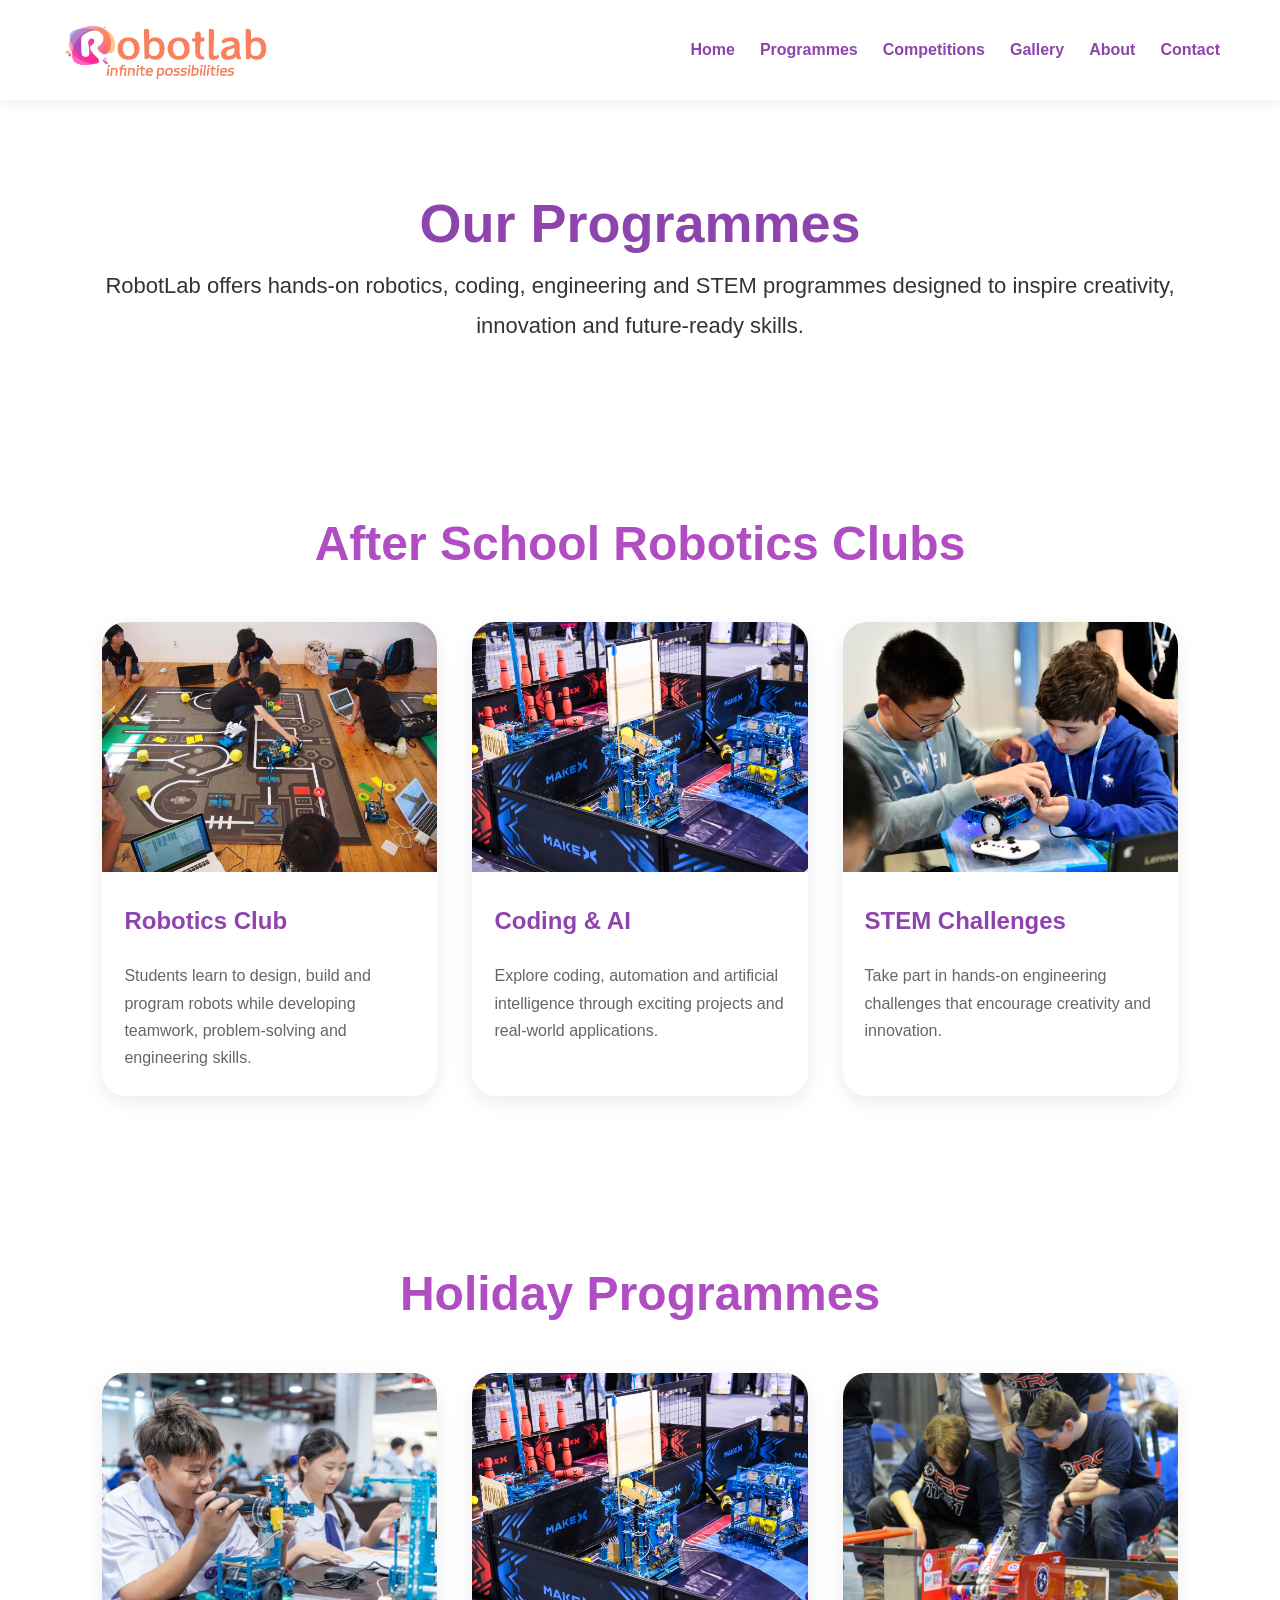
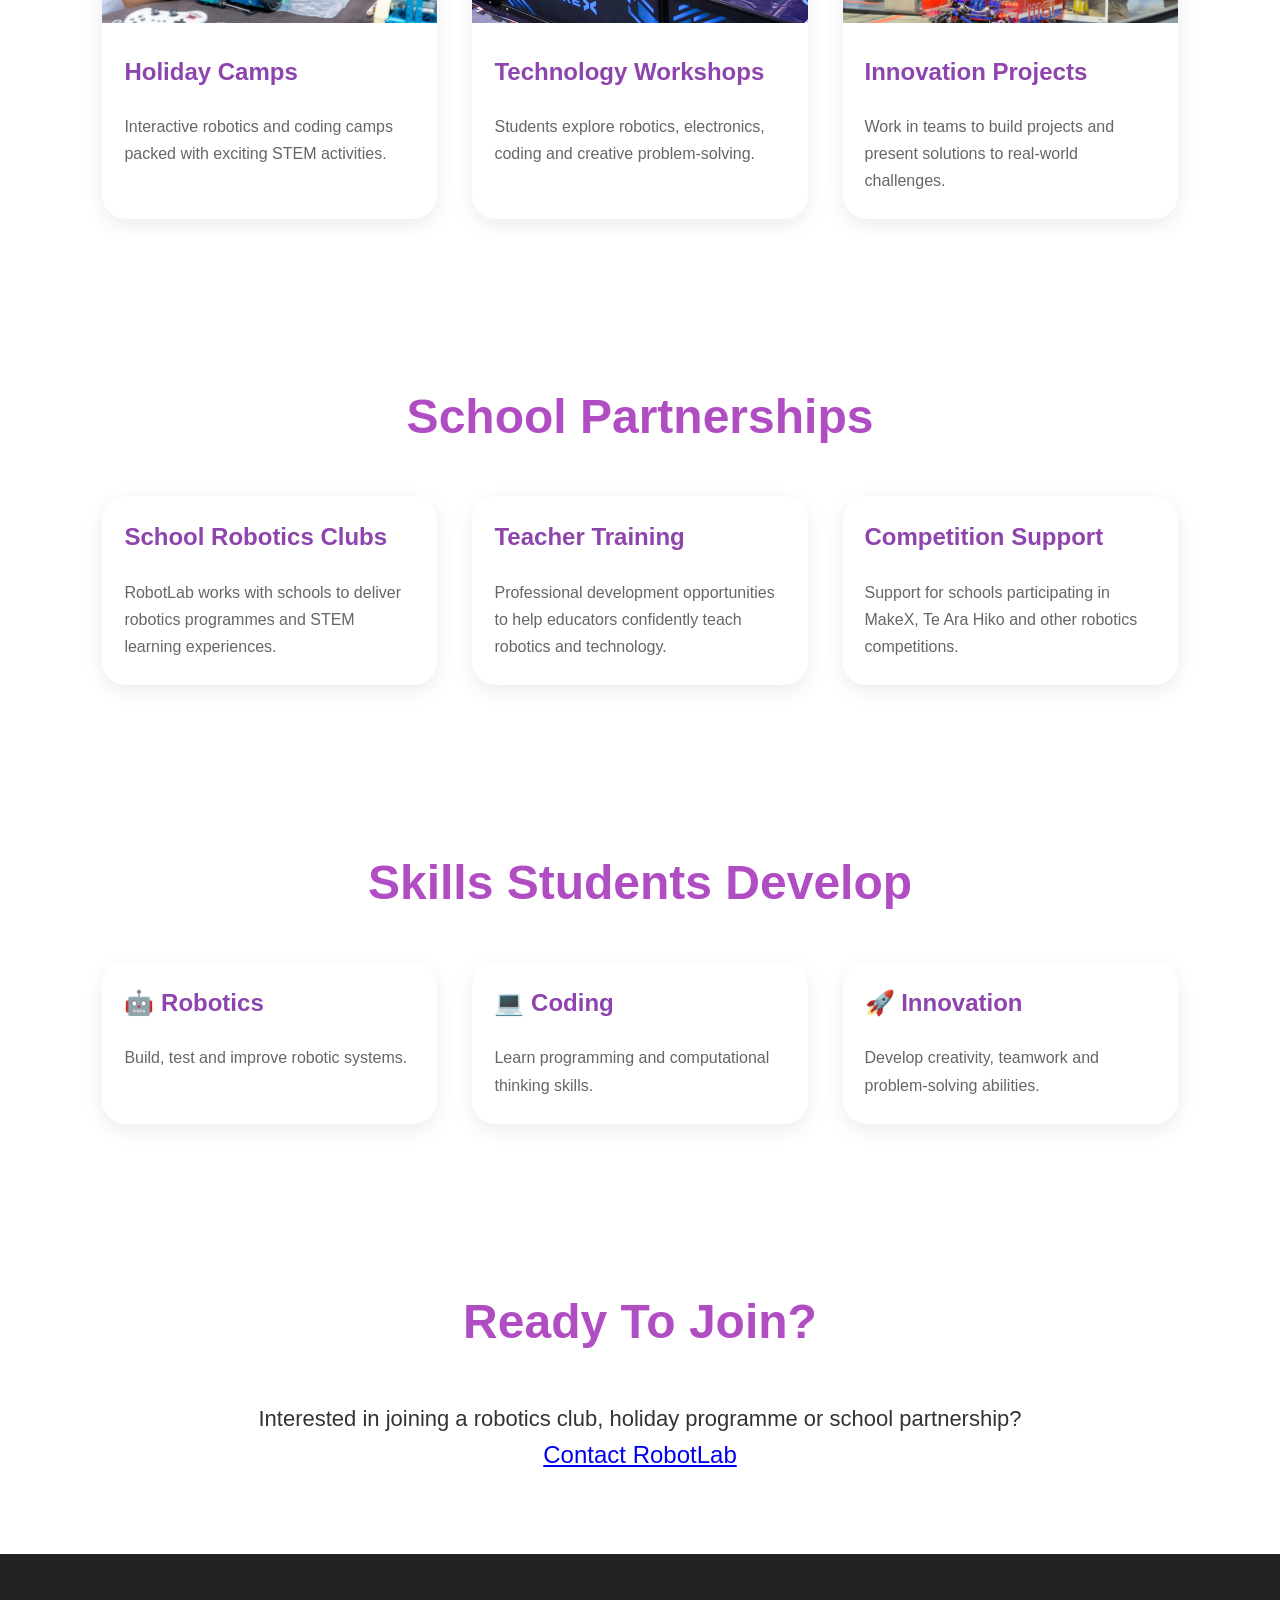
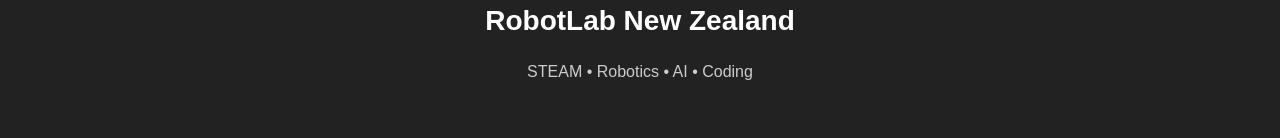
<file: programmes.html>
<!DOCTYPE html>
<html lang="en">

<head>
<meta charset="UTF-8">
<meta name="viewport" content="width=device-width, initial-scale=1.0">

<title>Programmes - RobotLab</title>

<link rel="stylesheet" href="css/style.css">

</head>

<body>

<header>

<img src="images/robotlab.png" class="logo" alt="RobotLab Logo">

<nav>
<a href="index.html">Home</a>
<a href="programmes.html">Programmes</a>
<a href="competitions.html">Competitions</a>
<a href="gallery.html">Gallery</a>
<a href="about.html">About</a>
<a href="contact.html">Contact</a>
</nav>

</header>

<section class="section">

<h1 style="text-align:center;color:#8e44ad;font-size:54px;">
Our Programmes
</h1>

<p style="font-size:22px;line-height:1.8;text-align:center;max-width:1100px;margin:auto;">
RobotLab offers hands-on robotics, coding, engineering and STEM programmes
designed to inspire creativity, innovation and future-ready skills.
</p>

</section>

<section class="section">

<h2>After School Robotics Clubs</h2>

<div class="cards">

<div class="card">

<img src="images/classroom-in-japan.jpg">

<h3>Robotics Club</h3>

<p>
Students learn to design, build and program robots while developing teamwork,
problem-solving and engineering skills.
</p>

</div>

<div class="card">

<img src="images/challenges.jpg">

<h3>Coding & AI</h3>

<p>
Explore coding, automation and artificial intelligence through exciting projects
and real-world applications.
</p>

</div>

<div class="card">

<img src="images/classroom-swiss.jpeg">

<h3>STEM Challenges</h3>

<p>
Take part in hands-on engineering challenges that encourage creativity and innovation.
</p>

</div>

</div>

</section>

<section class="section">

<h2>Holiday Programmes</h2>

<div class="cards">

<div class="card">

<img src="images/classroom-in-thailand2.jpg">

<h3>Holiday Camps</h3>

<p>
Interactive robotics and coding camps packed with exciting STEM activities.
</p>

</div>

<div class="card">

<img src="images/challenges.jpg">

<h3>Technology Workshops</h3>

<p>
Students explore robotics, electronics, coding and creative problem-solving.
</p>

</div>

<div class="card">

<img src="images/activity.png">

<h3>Innovation Projects</h3>

<p>
Work in teams to build projects and present solutions to real-world challenges.
</p>

</div>

</div>

</section>

<section class="section">

<h2>School Partnerships</h2>

<div class="cards">

<div class="card">

<h3>School Robotics Clubs</h3>

<p>
RobotLab works with schools to deliver robotics programmes and STEM learning experiences.
</p>

</div>

<div class="card">

<h3>Teacher Training</h3>

<p>
Professional development opportunities to help educators confidently teach robotics and technology.
</p>

</div>

<div class="card">

<h3>Competition Support</h3>

<p>
Support for schools participating in MakeX, Te Ara Hiko and other robotics competitions.
</p>

</div>

</div>

</section>

<section class="section">

<h2>Skills Students Develop</h2>

<div class="cards">

<div class="card">
<h3>🤖 Robotics</h3>
<p>Build, test and improve robotic systems.</p>
</div>

<div class="card">
<h3>💻 Coding</h3>
<p>Learn programming and computational thinking skills.</p>
</div>

<div class="card">
<h3>🚀 Innovation</h3>
<p>Develop creativity, teamwork and problem-solving abilities.</p>
</div>

</div>

</section>

<section class="section">

<h2>Ready To Join?</h2>

<p style="font-size:22px;text-align:center;">
Interested in joining a robotics club, holiday programme or school partnership?
</p>

<p style="text-align:center;font-size:24px;">
<a href="contact.html">Contact RobotLab</a>
</p>

</section>

<footer>

<h3>RobotLab New Zealand</h3>

<p>
STEAM • Robotics • AI • Coding
</p>

</footer>

</body>
</html>
</file>
<file: css/style.css>
/* ======================================================
   ROBOTLAB NEW ZEALAND
   STYLE.CSS
====================================================== */

*{
    margin:0;
    padding:0;
    box-sizing:border-box;
}

html{
    scroll-behavior:smooth;
}

body{
    font-family:Arial, Helvetica, sans-serif;
    background:#f5f5f5;
    color:#333;
    line-height:1.6;
}

/* ======================================================
   HEADER
====================================================== */

header{
    background:#fff;
    display:flex;
    justify-content:space-between;
    align-items:center;
    padding:15px 60px;
    position:sticky;
    top:0;
    z-index:999;
    box-shadow:0 2px 15px rgba(0,0,0,.08);
}

.logo{
    height:70px;
}

nav{
    display:flex;
    align-items:center;
}

nav a{
    color:#8e44ad;
    text-decoration:none;
    font-weight:bold;
    margin-left:25px;
    transition:.3s;
}

nav a:hover{
    color:#5e2b73;
}

/* ======================================================
   HERO
====================================================== */

.hero{

    height:600px;

    background:
    linear-gradient(
    rgba(0,0,0,.45),
    rgba(0,0,0,.45)
    ),
    url("../images/competition-asian.jpeg");

    background-size:cover;
    background-position:center;

    display:flex;
    flex-direction:column;
    justify-content:center;
    align-items:center;

    text-align:center;

    padding:20px;
}

.hero h1{

    color:white;

    font-size:68px;

    max-width:1000px;

    text-shadow:0 0 18px rgba(0,0,0,.45);

    margin-bottom:20px;
}

.hero-subtitle{

    color:white;

    font-size:24px;

    margin-bottom:35px;

}

/* ======================================================
   BUTTONS
====================================================== */

.btn{

    display:inline-block;

    background:#9b4dca;

    color:white;

    text-decoration:none;

    padding:16px 40px;

    border-radius:10px;

    font-size:18px;

    font-weight:bold;

    transition:.3s;

}

.btn:hover{

    background:#7d33a9;

    transform:translateY(-2px);

}

/* ======================================================
   SECTIONS
====================================================== */

.section{

    background:white;

    padding:80px 8%;

}

.section h2{

    text-align:center;

    font-size:48px;

    color:#b14dc2;

    margin-bottom:40px;

}

.section-text{

    max-width:1000px;

    margin:auto;

    text-align:center;

    font-size:22px;

    color:#555;

    line-height:1.8;

}

/* ======================================================
   CARDS
====================================================== */

.cards{

    display:grid;

    grid-template-columns:

    repeat(auto-fit,minmax(300px,1fr));

    gap:35px;

}

.card{

    background:white;

    border-radius:24px;

    overflow:hidden;

    box-shadow:0 6px 20px rgba(0,0,0,.08);

    transition:.3s;

}

.card:hover{

    transform:translateY(-8px);

    box-shadow:0 12px 28px rgba(0,0,0,.15);

}

.card img{

    width:100%;

    height:250px;

    object-fit:cover;

}

.card h3{

    color:#8e44ad;

    padding:22px;

    font-size:24px;

}

.card p{

    padding:0 22px 25px;

    color:#666;

    line-height:1.7;

}

/* ======================================================
   STATS
====================================================== */

.stats-card{

    text-align:center;

}

.stats-card h3{

    font-size:60px;

    color:#9b4dca;

    margin:25px 0 10px;

}

.stats-card p{

    font-size:20px;

}
/* ======================================================
   GALLERY
====================================================== */

.gallery{

    display:grid;

    grid-template-columns:repeat(auto-fit,minmax(250px,1fr));

    gap:25px;

}

.gallery img{

    width:100%;

    height:250px;

    object-fit:cover;

    border-radius:18px;

    transition:.3s;

}

.gallery img:hover{

    transform:scale(1.04);

    box-shadow:0 8px 20px rgba(0,0,0,.2);

}

/* ======================================================
   PARTNER LOGOS
====================================================== */

.partner-logos{

    display:flex;

    justify-content:center;

    align-items:center;

    gap:80px;

    flex-wrap:wrap;

    margin:40px auto;

}

.partner-logos img{

    max-width:220px;

    max-height:90px;

    width:auto;

    height:auto;

    object-fit:contain;

    transition:.3s;

}

.partner-logos img:hover{

    transform:scale(1.05);

}

.partner-text{

    text-align:center;

    color:#666;

    font-size:20px;

    margin-top:20px;

}

/* ======================================================
   CONTACT FORM
====================================================== */

form{

    max-width:850px;

    margin:0 auto;

}

input,
textarea{

    width:100%;

    padding:15px;

    margin-bottom:20px;

    border:1px solid #ddd;

    border-radius:10px;

    font-size:16px;

    font-family:Arial,sans-serif;

}

textarea{

    min-height:180px;

    resize:vertical;

}

input:focus,
textarea:focus{

    outline:none;

    border-color:#9b4dca;

    box-shadow:0 0 10px rgba(155,77,202,.2);

}

/* ======================================================
   CALL TO ACTION
====================================================== */

.cta-section{

    background:linear-gradient(
        135deg,
        #9b4dca,
        #ff7b54
    );

    color:white;

    text-align:center;

}

.cta-section h2{

    color:white;

}

.cta-section p{

    font-size:22px;

    margin-top:15px;

}

.cta-section .btn{

    background:white;

    color:#9b4dca;

    margin-top:25px;

}

.cta-section .btn:hover{

    background:#f5f5f5;

}

/* ======================================================
   FOOTER
====================================================== */

footer{

    background:#222;

    color:white;

    text-align:center;

    padding:45px 20px;

}

footer h3{

    font-size:28px;

    margin-bottom:15px;

}

footer p{

    color:#ccc;

    margin:8px 0;

}

/* ======================================================
   UTILITIES
====================================================== */

.container{

    max-width:1200px;

    margin:auto;

}

.center{

    text-align:center;

}

img{

    max-width:100%;

}

/* ======================================================
   MOBILE
====================================================== */

@media (max-width:768px){

header{

    flex-direction:column;

    padding:20px;

}

.logo{

    height:55px;

    margin-bottom:15px;

}

nav{

    flex-wrap:wrap;

    justify-content:center;

}

nav a{

    margin:8px 12px;

}

.hero{

    height:450px;

}

.hero h1{

    font-size:38px;

}

.hero-subtitle{

    font-size:18px;

}

.section{

    padding:60px 20px;

}

.section h2{

    font-size:34px;

}

.cards{

    grid-template-columns:1fr;

}

.gallery{

    grid-template-columns:1fr;

}

.partner-logos{

    gap:40px;

}

.partner-logos img{

    max-width:160px;

}

.stats-card h3{

    font-size:48px;

}

.btn{

    padding:14px 28px;

    font-size:16px;

}

}
</file>
